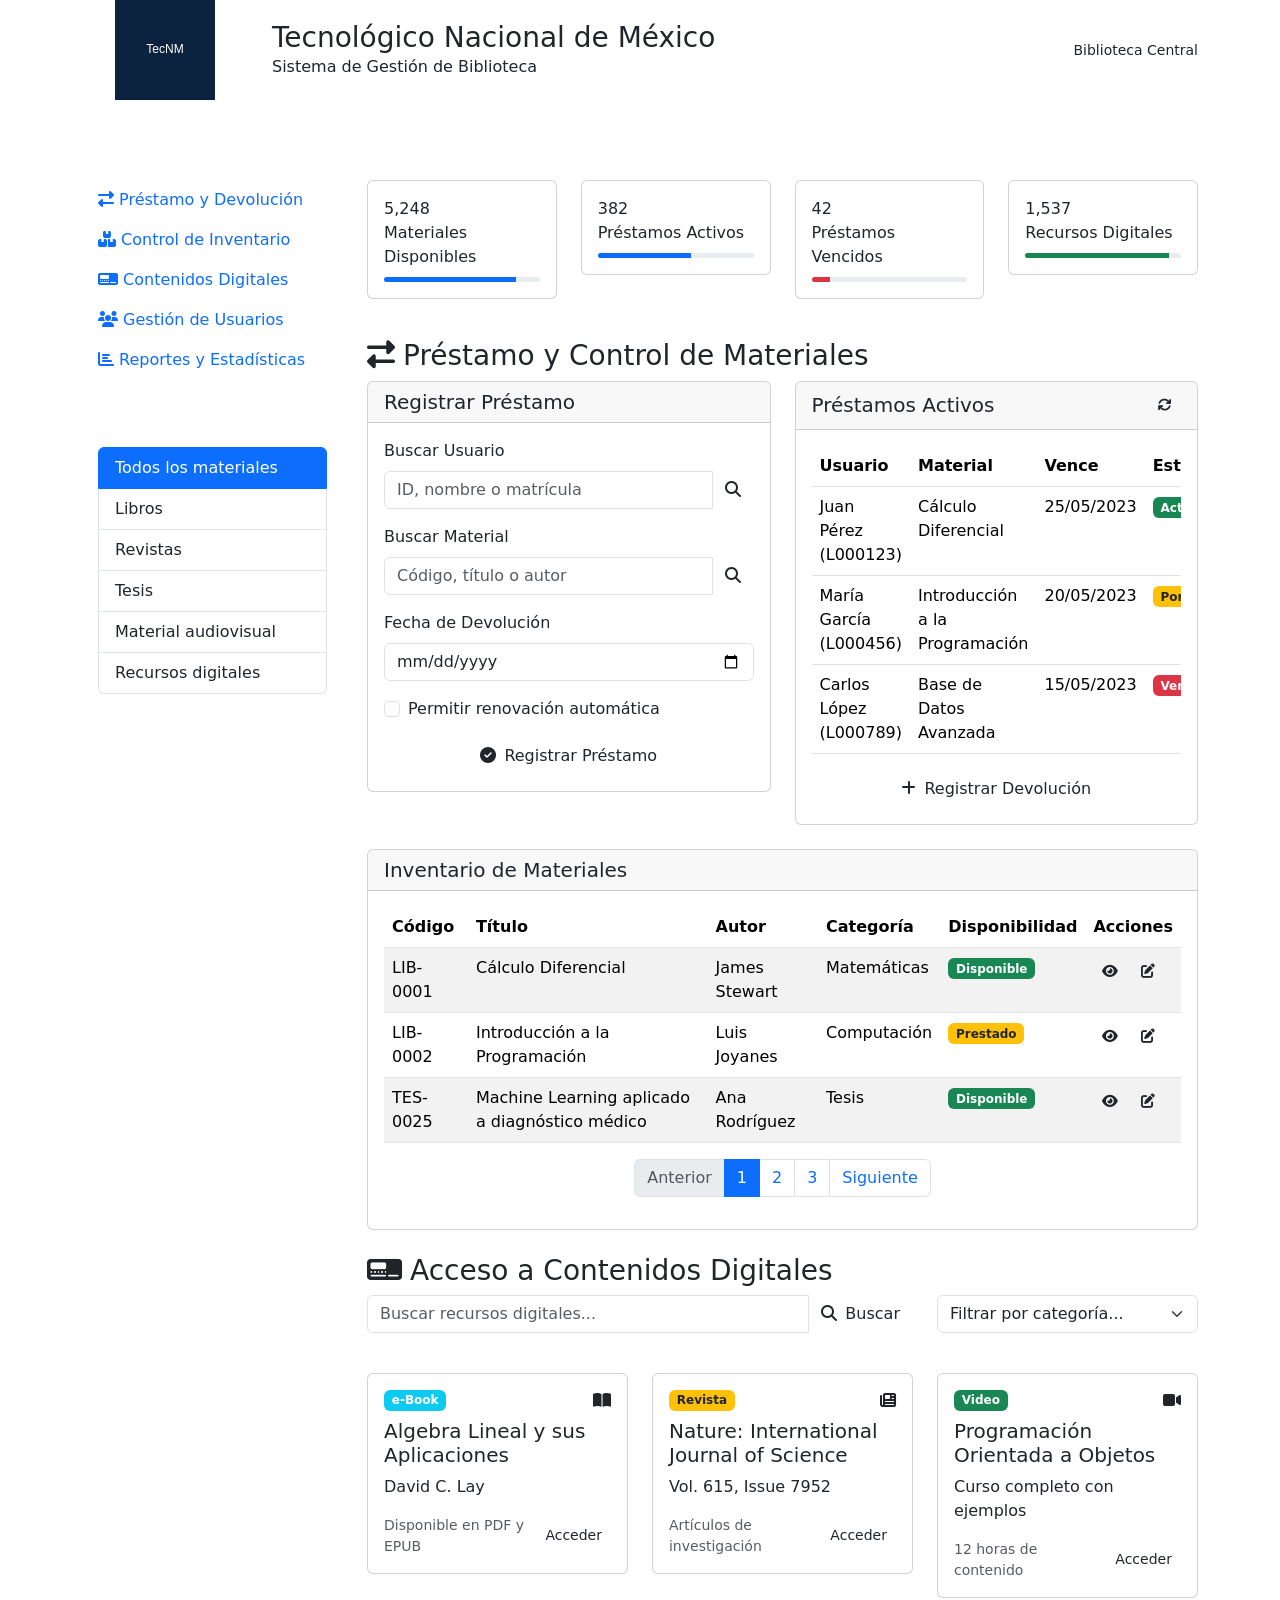
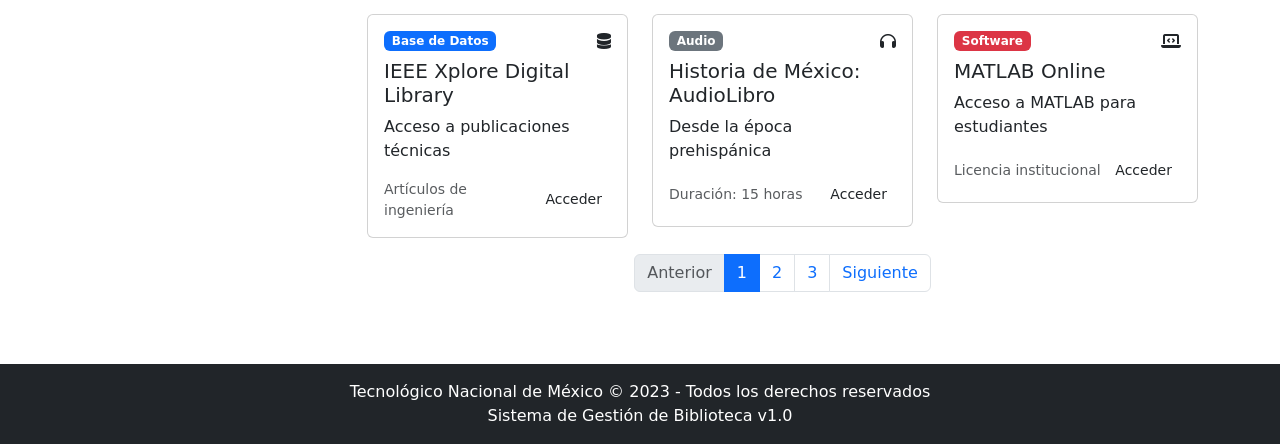
<file: Templates/Modulo_6/index.html>
<!DOCTYPE html>
<html lang="es">
<head>
    <meta charset="UTF-8">
    <meta name="viewport" content="width=device-width, initial-scale=1.0">
    <title>Módulo de Biblioteca - TecNM</title>
    <link href="https://cdn.jsdelivr.net/npm/bootstrap@5.3.0-alpha1/dist/css/bootstrap.min.css" rel="stylesheet">
    <link rel="stylesheet" href="https://cdnjs.cloudflare.com/ajax/libs/font-awesome/6.4.0/css/all.min.css">
    </style>
</head>
<body>
    <!-- Header TecNM -->
    <div class="tecnm-header">
        <div class="container">
            <div class="row align-items-center">
                <div class="col-md-2 text-center">
                    <img src="[data-uri]" alt="TecNM Logo" class="tecnm-logo">
                </div>
                <div class="col-md-8">
                    <h3 class="mb-0">Tecnológico Nacional de México</h3>
                    <p class="mb-0">Sistema de Gestión de Biblioteca</p>
                </div>
                <div class="col-md-2 text-end">
                    <small>Biblioteca Central</small>
                </div>
            </div>
        </div>
    </div>

    <!-- Navbar -->
    <nav class="navbar navbar-expand-lg navbar-dark">
        <div class="container">
            <button class="navbar-toggler" type="button" data-bs-toggle="collapse" data-bs-target="#navbarNav">
                <span class="navbar-toggler-icon"></span>
            </button>
            <div class="collapse navbar-collapse" id="navbarNav">
                <ul class="navbar-nav me-auto">
                    <li class="nav-item">
                        <a class="nav-link active" href="#">
                            <i class="fas fa-home me-1"></i> Inicio
                        </a>
                    </li>
                    <li class="nav-item">
                        <a class="nav-link" href="#">
                            <i class="fas fa-book me-1"></i> Catálogo
                        </a>
                    </li>
                    <li class="nav-item">
                        <a class="nav-link" href="#">
                            <i class="fas fa-laptop me-1"></i> Recursos Digitales
                        </a>
                    </li>
                    <li class="nav-item">
                        <a class="nav-link" href="#">
                            <i class="fas fa-calendar me-1"></i> Eventos
                        </a>
                    </li>
                </ul>
                <ul class="navbar-nav ms-auto">
                    <li class="nav-item">
                        <a class="nav-link" href="#">
                            <i class="fas fa-user me-1"></i> Mi Cuenta
                        </a>
                    </li>
                    <li class="nav-item dropdown">
                        <a class="nav-link dropdown-toggle" href="#" id="navbarDropdown" role="button" data-bs-toggle="dropdown">
                            <i class="fas fa-user-circle me-1"></i> Bibliotecario
                        </a>
                        <ul class="dropdown-menu dropdown-menu-end">
                            <li><a class="dropdown-item" href="#"><i class="fas fa-cog me-2"></i>Configuración</a></li>
                            <li><a class="dropdown-item" href="#"><i class="fas fa-bell me-2"></i>Notificaciones</a></li>
                            <li><hr class="dropdown-divider"></li>
                            <li><a class="dropdown-item" href="#"><i class="fas fa-sign-out-alt me-2"></i>Cerrar Sesión</a></li>
                        </ul>
                    </li>
                </ul>
            </div>
        </div>
    </nav>

    <div class="container mt-4">
        <div class="row">
            <!-- Sidebar -->
            <div class="col-lg-3 col-md-4 mb-4">
                <div class="sidebar rounded">
                    <nav class="nav flex-column">
                        <a class="nav-link active" href="#prestamo">
                            <i class="fas fa-exchange-alt"></i> Préstamo y Devolución
                        </a>
                        <a class="nav-link" href="#inventario">
                            <i class="fas fa-boxes"></i> Control de Inventario
                        </a>
                        <a class="nav-link" href="#digital">
                            <i class="fas fa-digital-tachograph"></i> Contenidos Digitales
                        </a>
                        <a class="nav-link" href="#usuarios">
                            <i class="fas fa-users"></i> Gestión de Usuarios
                        </a>
                        <a class="nav-link" href="#reportes">
                            <i class="fas fa-chart-bar"></i> Reportes y Estadísticas
                        </a>
                    </nav>
                    
                    <div class="mt-4 p-3">
                        <h6 class="text-white">Categorías de Material</h6>
                        <div class="list-group">
                            <a href="#" class="list-group-item list-group-item-action category-filter active">Todos los materiales</a>
                            <a href="#" class="list-group-item list-group-item-action category-filter">Libros</a>
                            <a href="#" class="list-group-item list-group-item-action category-filter">Revistas</a>
                            <a href="#" class="list-group-item list-group-item-action category-filter">Tesis</a>
                            <a href="#" class="list-group-item list-group-item-action category-filter">Material audiovisual</a>
                            <a href="#" class="list-group-item list-group-item-action category-filter">Recursos digitales</a>
                        </div>
                    </div>
                </div>
            </div>

            <!-- Main Content -->
            <div class="col-lg-9 col-md-8">
                <!-- Dashboard Stats -->
                <div class="row mb-4">
                    <div class="col-xl-3 col-md-6 mb-3">
                        <div class="card stat-card">
                            <div class="card-body">
                                <div class="stat-number">5,248</div>
                                <div class="stat-label">Materiales Disponibles</div>
                                <div class="progress mt-2" style="height: 5px;">
                                    <div class="progress-bar" style="width: 85%;"></div>
                                </div>
                            </div>
                        </div>
                    </div>
                    <div class="col-xl-3 col-md-6 mb-3">
                        <div class="card stat-card">
                            <div class="card-body">
                                <div class="stat-number">382</div>
                                <div class="stat-label">Préstamos Activos</div>
                                <div class="progress mt-2" style="height: 5px;">
                                    <div class="progress-bar" style="width: 60%;"></div>
                                </div>
                            </div>
                        </div>
                    </div>
                    <div class="col-xl-3 col-md-6 mb-3">
                        <div class="card stat-card">
                            <div class="card-body">
                                <div class="stat-number">42</div>
                                <div class="stat-label">Préstamos Vencidos</div>
                                <div class="progress mt-2" style="height: 5px;">
                                    <div class="progress-bar bg-danger" style="width: 12%;"></div>
                                </div>
                            </div>
                        </div>
                    </div>
                    <div class="col-xl-3 col-md-6 mb-3">
                        <div class="card stat-card">
                            <div class="card-body">
                                <div class="stat-number">1,537</div>
                                <div class="stat-label">Recursos Digitales</div>
                                <div class="progress mt-2" style="height: 5px;">
                                    <div class="progress-bar bg-success" style="width: 92%;"></div>
                                </div>
                            </div>
                        </div>
                    </div>
                </div>

                <!-- Préstamo y Control de Materiales -->
                <div class="main-content mb-4" id="prestamo">
                    <h3 class="section-title">
                        <i class="fas fa-exchange-alt me-2"></i>Préstamo y Control de Materiales
                    </h3>
                    
                    <div class="row mb-4">
                        <div class="col-md-6">
                            <div class="card">
                                <div class="card-header">
                                    <h5 class="mb-0">Registrar Préstamo</h5>
                                </div>
                                <div class="card-body">
                                    <form>
                                        <div class="mb-3">
                                            <label for="usuarioPrestamo" class="form-label">Buscar Usuario</label>
                                            <div class="input-group">
                                                <input type="text" class="form-control" id="usuarioPrestamo" placeholder="ID, nombre o matrícula">
                                                <button class="btn btn-tecnm" type="button">
                                                    <i class="fas fa-search"></i>
                                                </button>
                                            </div>
                                        </div>
                                        
                                        <div class="mb-3">
                                            <label for="materialPrestamo" class="form-label">Buscar Material</label>
                                            <div class="input-group">
                                                <input type="text" class="form-control" id="materialPrestamo" placeholder="Código, título o autor">
                                                <button class="btn btn-tecnm" type="button">
                                                    <i class="fas fa-search"></i>
                                                </button>
                                            </div>
                                        </div>
                                        
                                        <div class="mb-3">
                                            <label for="fechaDevolucion" class="form-label">Fecha de Devolución</label>
                                            <input type="date" class="form-control" id="fechaDevolucion">
                                        </div>
                                        
                                        <div class="mb-3 form-check">
                                            <input type="checkbox" class="form-check-input" id="renovacionAutomatica">
                                            <label class="form-check-label" for="renovacionAutomatica">Permitir renovación automática</label>
                                        </div>
                                        
                                        <button type="submit" class="btn btn-tecnm w-100">
                                            <i class="fas fa-check-circle me-2"></i>Registrar Préstamo
                                        </button>
                                    </form>
                                </div>
                            </div>
                        </div>
                        
                        <div class="col-md-6">
                            <div class="card">
                                <div class="card-header d-flex justify-content-between align-items-center">
                                    <h5 class="mb-0">Préstamos Activos</h5>
                                    <button class="btn btn-sm btn-outline-tecnm">
                                        <i class="fas fa-sync"></i>
                                    </button>
                                </div>
                                <div class="card-body">
                                    <div class="table-responsive">
                                        <table class="table table-hover">
                                            <thead>
                                                <tr>
                                                    <th>Usuario</th>
                                                    <th>Material</th>
                                                    <th>Vence</th>
                                                    <th>Estado</th>
                                                </tr>
                                            </thead>
                                            <tbody>
                                                <tr>
                                                    <td>Juan Pérez (L000123)</td>
                                                    <td>Cálculo Diferencial</td>
                                                    <td>25/05/2023</td>
                                                    <td><span class="badge bg-success">Activo</span></td>
                                                </tr>
                                                <tr>
                                                    <td>María García (L000456)</td>
                                                    <td>Introducción a la Programación</td>
                                                    <td>20/05/2023</td>
                                                    <td><span class="badge bg-warning text-dark">Por vencer</span></td>
                                                </tr>
                                                <tr>
                                                    <td>Carlos López (L000789)</td>
                                                    <td>Base de Datos Avanzada</td>
                                                    <td>15/05/2023</td>
                                                    <td><span class="badge bg-danger">Vencido</span></td>
                                                </tr>
                                            </tbody>
                                        </table>
                                    </div>
                                    <div class="d-grid gap-2">
                                        <button class="btn btn-outline-tecnm">
                                            <i class="fas fa-plus me-2"></i>Registrar Devolución
                                        </button>
                                    </div>
                                </div>
                            </div>
                        </div>
                    </div>
                    
                    <div class="card">
                        <div class="card-header">
                            <h5 class="mb-0">Inventario de Materiales</h5>
                        </div>
                        <div class="card-body">
                            <div class="table-responsive">
                                <table class="table table-striped">
                                    <thead>
                                        <tr>
                                            <th>Código</th>
                                            <th>Título</th>
                                            <th>Autor</th>
                                            <th>Categoría</th>
                                            <th>Disponibilidad</th>
                                            <th>Acciones</th>
                                        </tr>
                                    </thead>
                                    <tbody>
                                        <tr>
                                            <td>LIB-0001</td>
                                            <td>Cálculo Diferencial</td>
                                            <td>James Stewart</td>
                                            <td>Matemáticas</td>
                                            <td><span class="badge bg-success">Disponible</span></td>
                                            <td>
                                                <button class="btn btn-sm btn-tecnm">
                                                    <i class="fas fa-eye"></i>
                                                </button>
                                                <button class="btn btn-sm btn-outline-tecnm">
                                                    <i class="fas fa-edit"></i>
                                                </button>
                                            </td>
                                        </tr>
                                        <tr>
                                            <td>LIB-0002</td>
                                            <td>Introducción a la Programación</td>
                                            <td>Luis Joyanes</td>
                                            <td>Computación</td>
                                            <td><span class="badge bg-warning text-dark">Prestado</span></td>
                                            <td>
                                                <button class="btn btn-sm btn-tecnm">
                                                    <i class="fas fa-eye"></i>
                                                </button>
                                                <button class="btn btn-sm btn-outline-tecnm">
                                                    <i class="fas fa-edit"></i>
                                                </button>
                                            </td>
                                        </tr>
                                        <tr>
                                            <td>TES-0025</td>
                                            <td>Machine Learning aplicado a diagnóstico médico</td>
                                            <td>Ana Rodríguez</td>
                                            <td>Tesis</td>
                                            <td><span class="badge bg-success">Disponible</span></td>
                                            <td>
                                                <button class="btn btn-sm btn-tecnm">
                                                    <i class="fas fa-eye"></i>
                                                </button>
                                                <button class="btn btn-sm btn-outline-tecnm">
                                                    <i class="fas fa-edit"></i>
                                                </button>
                                            </td>
                                        </tr>
                                    </tbody>
                                </table>
                            </div>
                            <nav aria-label="Page navigation">
                                <ul class="pagination justify-content-center">
                                    <li class="page-item disabled">
                                        <a class="page-link" href="#">Anterior</a>
                                    </li>
                                    <li class="page-item active"><a class="page-link" href="#">1</a></li>
                                    <li class="page-item"><a class="page-link" href="#">2</a></li>
                                    <li class="page-item"><a class="page-link" href="#">3</a></li>
                                    <li class="page-item">
                                        <a class="page-link" href="#">Siguiente</a>
                                    </li>
                                </ul>
                            </nav>
                        </div>
                    </div>
                </div>

                <!-- Acceso a Contenidos Digitales -->
                <div class="main-content mb-4" id="digital">
                    <h3 class="section-title">
                        <i class="fas fa-digital-tachograph me-2"></i>Acceso a Contenidos Digitales
                    </h3>
                    
                    <div class="row mb-4">
                        <div class="col-md-8">
                            <div class="input-group mb-3">
                                <input type="text" class="form-control" placeholder="Buscar recursos digitales..." aria-label="Buscar recursos digitales">
                                <button class="btn btn-tecnm" type="button">
                                    <i class="fas fa-search me-2"></i>Buscar
                                </button>
                            </div>
                        </div>
                        <div class="col-md-4">
                            <select class="form-select">
                                <option selected>Filtrar por categoría...</option>
                                <option>Libros electrónicos</option>
                                <option>Revistas científicas</option>
                                <option>Videos educativos</option>
                                <option>Bases de datos</option>
                                <option>Audio libros</option>
                            </select>
                        </div>
                    </div>
                    
                    <div class="row">
                        <div class="col-md-4 mb-3">
                            <div class="card resource-card digital-content">
                                <div class="card-body">
                                    <div class="d-flex justify-content-between align-items-center mb-2">
                                        <span class="badge bg-info">e-Book</span>
                                        <i class="fas fa-book-open text-tecnm"></i>
                                    </div>
                                    <h5 class="card-title">Algebra Lineal y sus Aplicaciones</h5>
                                    <p class="card-text">David C. Lay</p>
                                    <div class="d-flex justify-content-between align-items-center">
                                        <small class="text-muted">Disponible en PDF y EPUB</small>
                                        <button class="btn btn-sm btn-tecnm">Acceder</button>
                                    </div>
                                </div>
                            </div>
                        </div>
                        
                        <div class="col-md-4 mb-3">
                            <div class="card resource-card digital-content">
                                <div class="card-body">
                                    <div class="d-flex justify-content-between align-items-center mb-2">
                                        <span class="badge bg-warning text-dark">Revista</span>
                                        <i class="fas fa-newspaper text-tecnm"></i>
                                    </div>
                                    <h5 class="card-title">Nature: International Journal of Science</h5>
                                    <p class="card-text">Vol. 615, Issue 7952</p>
                                    <div class="d-flex justify-content-between align-items-center">
                                        <small class="text-muted">Artículos de investigación</small>
                                        <button class="btn btn-sm btn-tecnm">Acceder</button>
                                    </div>
                                </div>
                            </div>
                        </div>
                        
                        <div class="col-md-4 mb-3">
                            <div class="card resource-card digital-content">
                                <div class="card-body">
                                    <div class="d-flex justify-content-between align-items-center mb-2">
                                        <span class="badge bg-success">Video</span>
                                        <i class="fas fa-video text-tecnm"></i>
                                    </div>
                                    <h5 class="card-title">Programación Orientada a Objetos</h5>
                                    <p class="card-text">Curso completo con ejemplos</p>
                                    <div class="d-flex justify-content-between align-items-center">
                                        <small class="text-muted">12 horas de contenido</small>
                                        <button class="btn btn-sm btn-tecnm">Acceder</button>
                                    </div>
                                </div>
                            </div>
                        </div>
                    </div>
                    
                    <div class="row">
                        <div class="col-md-4 mb-3">
                            <div class="card resource-card digital-content">
                                <div class="card-body">
                                    <div class="d-flex justify-content-between align-items-center mb-2">
                                        <span class="badge bg-primary">Base de Datos</span>
                                        <i class="fas fa-database text-tecnm"></i>
                                    </div>
                                    <h5 class="card-title">IEEE Xplore Digital Library</h5>
                                    <p class="card-text">Acceso a publicaciones técnicas</p>
                                    <div class="d-flex justify-content-between align-items-center">
                                        <small class="text-muted">Artículos de ingeniería</small>
                                        <button class="btn btn-sm btn-tecnm">Acceder</button>
                                    </div>
                                </div>
                            </div>
                        </div>
                        
                        <div class="col-md-4 mb-3">
                            <div class="card resource-card digital-content">
                                <div class="card-body">
                                    <div class="d-flex justify-content-between align-items-center mb-2">
                                        <span class="badge bg-secondary">Audio</span>
                                        <i class="fas fa-headphones text-tecnm"></i>
                                    </div>
                                    <h5 class="card-title">Historia de México: AudioLibro</h5>
                                    <p class="card-text">Desde la época prehispánica</p>
                                    <div class="d-flex justify-content-between align-items-center">
                                        <small class="text-muted">Duración: 15 horas</small>
                                        <button class="btn btn-sm btn-tecnm">Acceder</button>
                                    </div>
                                </div>
                            </div>
                        </div>
                        
                        <div class="col-md-4 mb-3">
                            <div class="card resource-card digital-content">
                                <div class="card-body">
                                    <div class="d-flex justify-content-between align-items-center mb-2">
                                        <span class="badge bg-danger">Software</span>
                                        <i class="fas fa-laptop-code text-tecnm"></i>
                                    </div>
                                    <h5 class="card-title">MATLAB Online</h5>
                                    <p class="card-text">Acceso a MATLAB para estudiantes</p>
                                    <div class="d-flex justify-content-between align-items-center">
                                        <small class="text-muted">Licencia institucional</small>
                                        <button class="btn btn-sm btn-tecnm">Acceder</button>
                                    </div>
                                </div>
                            </div>
                        </div>
                    </div>
                    
                    <nav aria-label="Page navigation">
                        <ul class="pagination justify-content-center">
                            <li class="page-item disabled">
                                <a class="page-link" href="#">Anterior</a>
                            </li>
                            <li class="page-item active"><a class="page-link" href="#">1</a></li>
                            <li class="page-item"><a class="page-link" href="#">2</a></li>
                            <li class="page-item"><a class="page-link" href="#">3</a></li>
                            <li class="page-item">
                                <a class="page-link" href="#">Siguiente</a>
                            </li>
                        </ul>
                    </nav>
                </div>
            </div>
        </div>
    </div>

    <footer class="bg-dark text-white text-center py-3 mt-5">
        <div class="container">
            <p class="mb-0">Tecnológico Nacional de México © 2023 - Todos los derechos reservados</p>
            <p class="mb-0">Sistema de Gestión de Biblioteca v1.0</p>
        </div>
    </footer>

    <script src="https://cdn.jsdelivr.net/npm/bootstrap@5.3.0-alpha1/dist/js/bootstrap.bundle.min.js"></script>
    <script>
        // Script para cambiar entre secciones
        document.addEventListener('DOMContentLoaded', function() {
            const navLinks = document.querySelectorAll('.sidebar .nav-link');
            const categoryFilters = document.querySelectorAll('.category-filter');
            
            navLinks.forEach(link => {
                link.addEventListener('click', function(e) {
                    e.preventDefault();
                    
                    // Remover clase active de todos los links
                    navLinks.forEach(l => l.classList.remove('active'));
                    
                    // Agregar clase active al link clickeado
                    this.classList.add('active');
                    
                    // Obtener el objetivo del link
                    const targetId = this.getAttribute('href');
                    const targetSection = document.querySelector(targetId);
                    
                    if (targetSection) {
                        // Scroll suave a la sección
                        window.scrollTo({
                            top: targetSection.offsetTop - 120,
                            behavior: 'smooth'
                        });
                    }
                });
            });
            
            categoryFilters.forEach(filter => {
                filter.addEventListener('click', function(e) {
                    e.preventDefault();
                    
                    // Remover clase active de todos los filters
                    categoryFilters.forEach(f => f.classList.remove('active'));
                    
                    // Agregar clase active al filter clickeado
                    this.classList.add('active');
                });
            });
        });
    </script>
</body>
</html>
</file>
